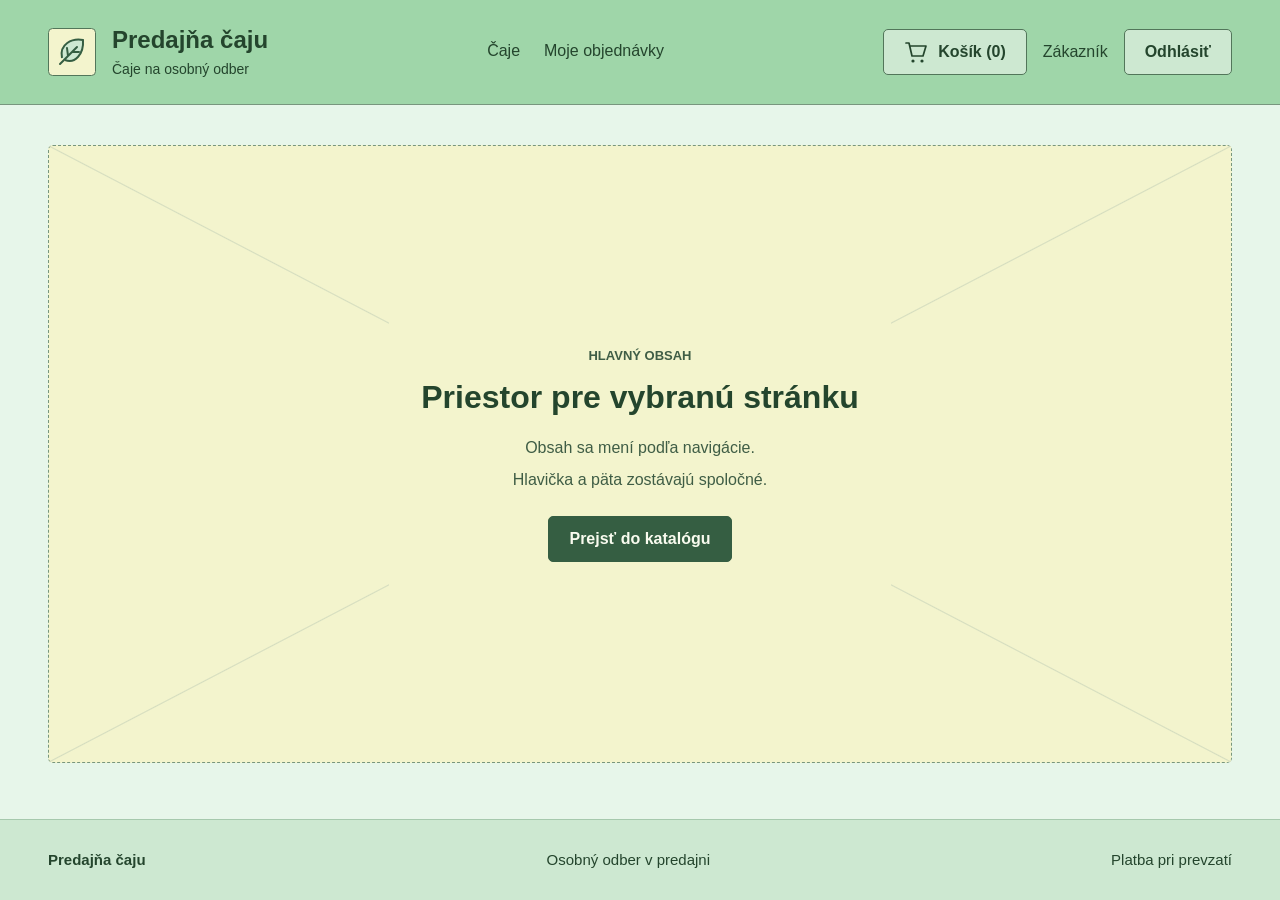
<file: html/index.html>
<!DOCTYPE html>
<html lang="sk">
<head>
    <meta charset="UTF-8">
    <meta name="viewport" content="width=device-width, initial-scale=1.0">
    <meta name="description" content="Základné responzívne rozloženie aplikácie Predajňa čaju.">
    <title>Základné rozloženie | Predajňa čaju</title>
    <link rel="icon" href="images/logo.svg" type="image/svg+xml">
    <link rel="stylesheet" href="css/style.css">
</head>
<body>
    <!-- Statická ukážka zákazníckeho rozhrania po prihlásení. Bez JavaScriptu a servera. -->
    <a class="skip-link" href="#obsah">Preskočiť na hlavný obsah</a>

    <header class="site-header">
        <div class="container header-inner">
            <a class="brand" href="index.html" aria-label="Predajňa čaju – základné rozloženie">
                <img src="images/logo.svg" width="48" height="48" alt="">
                <span>
                    <span class="brand-name">Predajňa čaju</span>
                    <span class="brand-tagline">Čaje na osobný odber</span>
                </span>
            </a>

            <nav class="main-nav" aria-label="Hlavná navigácia">
                <ul class="nav-list">
                    <li><a class="nav-item" href="katalog.html">Čaje</a></li>
                    <!-- Táto stránka zatiaľ nie je súčasťou zadania, preto ide o vizuálne tlačidlo. -->
                    <li><button class="nav-item" type="button">Moje objednávky</button></li>
                </ul>
            </nav>

            <div class="account-controls">
                <button class="button button-secondary" type="button" aria-label="Košík, 0 položiek">
                    <img class="icon" src="images/cart.svg" width="24" height="24" alt="">
                    <span>Košík (0)</span>
                </button>
                <span class="account-label">Zákazník</span>
                <button class="button button-secondary" type="button">Odhlásiť</button>
            </div>
        </div>
    </header>

    <!-- Základné rozloženie podľa prvého wireframu. -->
    <main id="obsah" class="container layout-main" tabindex="-1">
        <section class="layout-placeholder" aria-labelledby="nadpis-rozlozenia">
            <div class="placeholder-copy">
                <p class="eyebrow">Hlavný obsah</p>
                <h1 id="nadpis-rozlozenia">Priestor pre vybranú stránku</h1>
                <p>Obsah sa mení podľa navigácie.</p>
                <p>Hlavička a päta zostávajú spoločné.</p>
                <a class="button" href="katalog.html">Prejsť do katalógu</a>
            </div>
        </section>
    </main>

    <footer class="site-footer">
        <div class="container footer-inner">
            <a class="footer-brand" href="index.html">Predajňa čaju</a>
            <p>Osobný odber v predajni</p>
            <p>Platba pri prevzatí</p>
        </div>
    </footer>
</body>
</html>
</file>
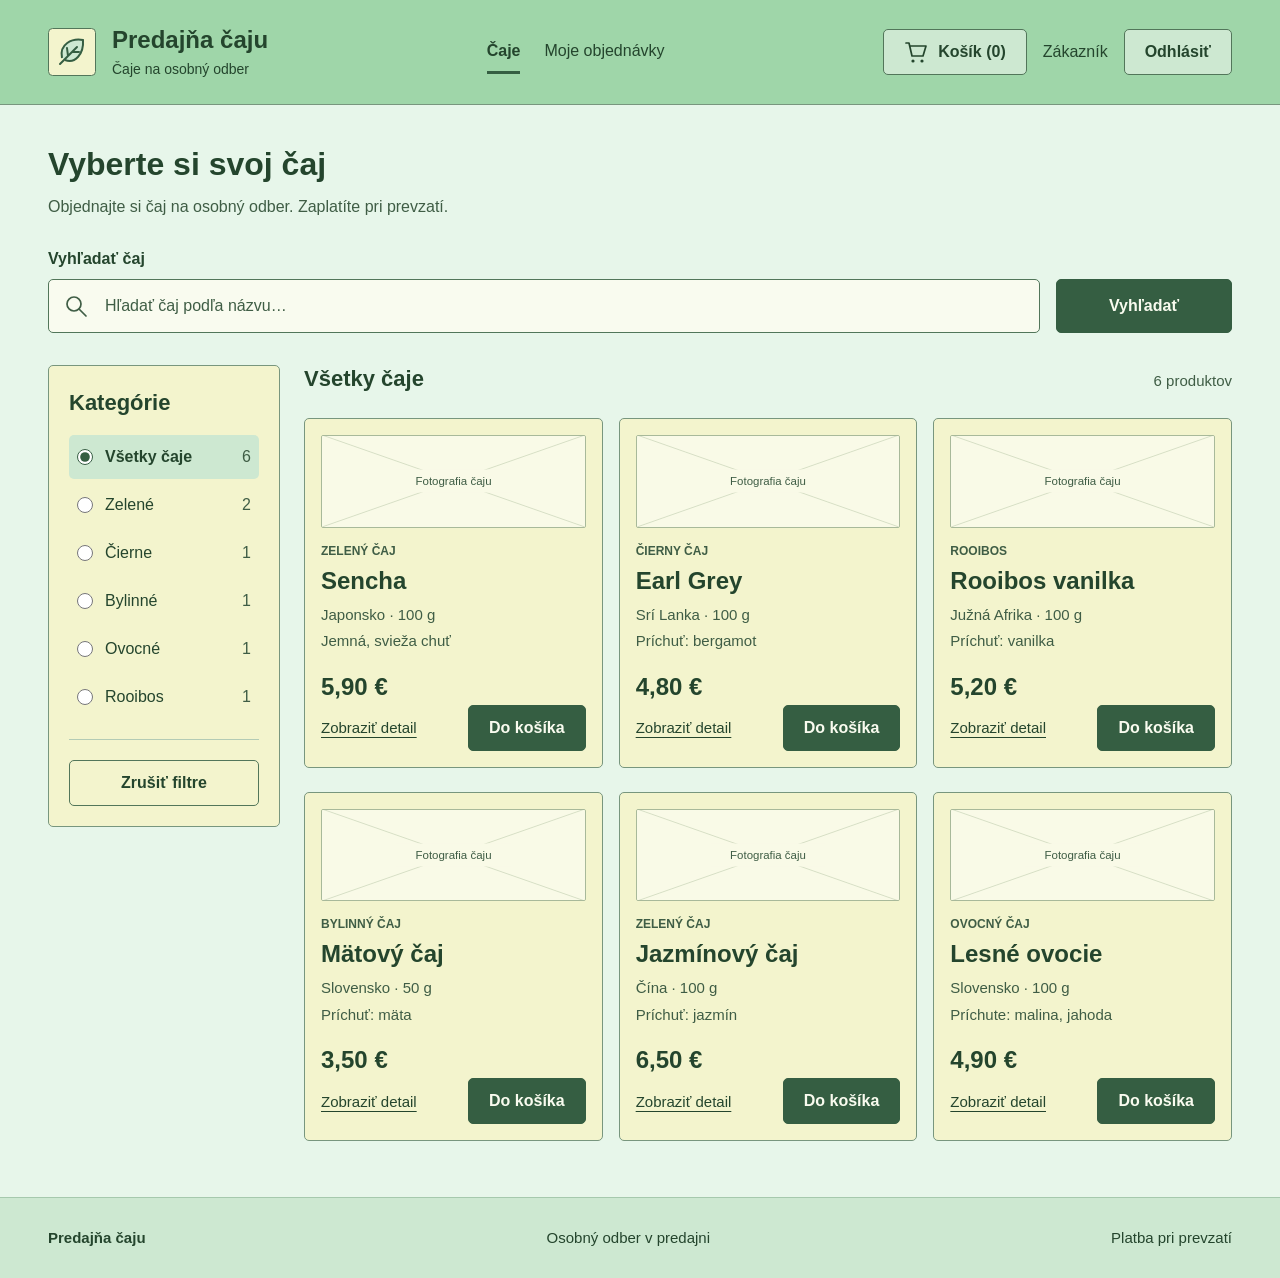
<file: html/katalog.html>
<!DOCTYPE html>
<html lang="sk">
<head>
    <meta charset="UTF-8">
    <meta name="viewport" content="width=device-width, initial-scale=1.0">
    <meta name="description" content="Ponuka čajov na osobný odber – kategórie, gramáže, ceny a výber produktov.">
    <title>Katalóg čajov | Predajňa čaju</title>
    <link rel="icon" href="images/logo.svg" type="image/svg+xml">
    <link rel="stylesheet" href="css/style.css">
</head>
<body>
    <!-- Statická ukážka zákazníckeho rozhrania po prihlásení. Bez JavaScriptu a servera. -->
    <a class="skip-link" href="#obsah">Preskočiť na hlavný obsah</a>

    <header class="site-header">
        <div class="container header-inner">
            <a class="brand" href="index.html" aria-label="Predajňa čaju – základné rozloženie">
                <img src="images/logo.svg" width="48" height="48" alt="">
                <span>
                    <span class="brand-name">Predajňa čaju</span>
                    <span class="brand-tagline">Čaje na osobný odber</span>
                </span>
            </a>

            <nav class="main-nav" aria-label="Hlavná navigácia">
                <ul class="nav-list">
                    <li><a class="nav-item" href="katalog.html" aria-current="page">Čaje</a></li>
                    <!-- Táto stránka zatiaľ nie je súčasťou zadania, preto ide o vizuálne tlačidlo. -->
                    <li><button class="nav-item" type="button">Moje objednávky</button></li>
                </ul>
            </nav>

            <div class="account-controls">
                <button class="button button-secondary" type="button" aria-label="Košík, 0 položiek">
                    <img class="icon" src="images/cart.svg" width="24" height="24" alt="">
                    <span>Košík (0)</span>
                </button>
                <span class="account-label">Zákazník</span>
                <button class="button button-secondary" type="button">Odhlásiť</button>
            </div>
        </div>
    </header>

    <main id="obsah" class="container" tabindex="-1">
        <header class="page-intro">
            <h1>Vyberte si svoj čaj</h1>
            <p>Objednajte si čaj na osobný odber. Zaplatíte pri prevzatí.</p>
        </header>

        <!-- Vyhľadávanie a kategórie sú zatiaľ len vizuálny návrh.
             Reset funguje natívne v HTML; tlačidlá type="button" formulár neodosielajú. -->
        <form class="catalog-form" action="katalog.html" method="get" aria-label="Vyhľadávanie a filtrovanie čajov">
            <label class="search-label" for="hladany-caj">Vyhľadať čaj</label>
            <div class="search-row">
                <div class="search-field">
                    <img class="icon" src="images/search.svg" width="24" height="24" alt="">
                    <input type="search" id="hladany-caj" name="q" placeholder="Hľadať čaj podľa názvu…" maxlength="100">
                </div>
                <button class="button" type="button">Vyhľadať</button>
            </div>

            <div class="catalog-layout">
                <aside class="filters" aria-label="Filter podľa kategórie">
                    <fieldset>
                        <legend>Kategórie</legend>
                        <div class="category-options">
                            <label class="category-option">
                                <input type="radio" name="kategoria" value="vsetky" checked>
                                <span>Všetky čaje</span>
                                <span class="category-count" aria-label="počet čajov: 6">6</span>
                            </label>
                            <label class="category-option">
                                <input type="radio" name="kategoria" value="zelene">
                                <span>Zelené</span>
                                <span class="category-count" aria-label="počet čajov: 2">2</span>
                            </label>
                            <label class="category-option">
                                <input type="radio" name="kategoria" value="cierne">
                                <span>Čierne</span>
                                <span class="category-count" aria-label="počet čajov: 1">1</span>
                            </label>
                            <label class="category-option">
                                <input type="radio" name="kategoria" value="bylinne">
                                <span>Bylinné</span>
                                <span class="category-count" aria-label="počet čajov: 1">1</span>
                            </label>
                            <label class="category-option">
                                <input type="radio" name="kategoria" value="ovocne">
                                <span>Ovocné</span>
                                <span class="category-count" aria-label="počet čajov: 1">1</span>
                            </label>
                            <label class="category-option">
                                <input type="radio" name="kategoria" value="rooibos">
                                <span>Rooibos</span>
                                <span class="category-count" aria-label="počet čajov: 1">1</span>
                            </label>
                        </div>
                    </fieldset>
                    <div class="filter-actions">
                        <button class="button button-secondary" type="reset">Zrušiť filtre</button>
                    </div>
                </aside>

                <section class="products" aria-labelledby="nadpis-produktov">
                    <div class="results-heading">
                        <h2 id="nadpis-produktov">Všetky čaje</h2>
                        <p>6 produktov</p>
                    </div>
                    <div class="product-grid">
                        <article class="product-card" aria-labelledby="caj-sencha">
                            <!-- Placeholder môžete neskôr nahradiť vlastnou fotografiou a doplniť alt. -->
                            <img class="product-image" src="images/caj-placeholder.svg" width="640" height="224" alt="">
                            <p class="product-category">Zelený čaj</p>
                            <h3 id="caj-sencha">Sencha</h3>
                            <p class="product-meta">Japonsko · 100 g</p>
                            <p class="product-description">Jemná, svieža chuť</p>
                            <div class="product-bottom">
                                <div>
                                    <data class="price" value="5.90">5,90&nbsp;€</data>
                                    <button class="detail-button" type="button" aria-label="Zobraziť detail: Sencha">Zobraziť detail</button>
                                </div>
                                <button class="button" type="button" aria-label="Pridať do košíka: Sencha">Do košíka</button>
                            </div>
                        </article>
                        <article class="product-card" aria-labelledby="caj-earl-grey">
                            <!-- Placeholder môžete neskôr nahradiť vlastnou fotografiou a doplniť alt. -->
                            <img class="product-image" src="images/caj-placeholder.svg" width="640" height="224" alt="">
                            <p class="product-category">Čierny čaj</p>
                            <h3 id="caj-earl-grey">Earl Grey</h3>
                            <p class="product-meta">Srí Lanka · 100 g</p>
                            <p class="product-description">Príchuť: bergamot</p>
                            <div class="product-bottom">
                                <div>
                                    <data class="price" value="4.80">4,80&nbsp;€</data>
                                    <button class="detail-button" type="button" aria-label="Zobraziť detail: Earl Grey">Zobraziť detail</button>
                                </div>
                                <button class="button" type="button" aria-label="Pridať do košíka: Earl Grey">Do košíka</button>
                            </div>
                        </article>
                        <article class="product-card" aria-labelledby="caj-rooibos">
                            <!-- Placeholder môžete neskôr nahradiť vlastnou fotografiou a doplniť alt. -->
                            <img class="product-image" src="images/caj-placeholder.svg" width="640" height="224" alt="">
                            <p class="product-category">Rooibos</p>
                            <h3 id="caj-rooibos">Rooibos vanilka</h3>
                            <p class="product-meta">Južná Afrika · 100 g</p>
                            <p class="product-description">Príchuť: vanilka</p>
                            <div class="product-bottom">
                                <div>
                                    <data class="price" value="5.20">5,20&nbsp;€</data>
                                    <button class="detail-button" type="button" aria-label="Zobraziť detail: Rooibos vanilka">Zobraziť detail</button>
                                </div>
                                <button class="button" type="button" aria-label="Pridať do košíka: Rooibos vanilka">Do košíka</button>
                            </div>
                        </article>
                        <article class="product-card" aria-labelledby="caj-mata">
                            <!-- Placeholder môžete neskôr nahradiť vlastnou fotografiou a doplniť alt. -->
                            <img class="product-image" src="images/caj-placeholder.svg" width="640" height="224" alt="">
                            <p class="product-category">Bylinný čaj</p>
                            <h3 id="caj-mata">Mätový čaj</h3>
                            <p class="product-meta">Slovensko · 50 g</p>
                            <p class="product-description">Príchuť: mäta</p>
                            <div class="product-bottom">
                                <div>
                                    <data class="price" value="3.50">3,50&nbsp;€</data>
                                    <button class="detail-button" type="button" aria-label="Zobraziť detail: Mätový čaj">Zobraziť detail</button>
                                </div>
                                <button class="button" type="button" aria-label="Pridať do košíka: Mätový čaj">Do košíka</button>
                            </div>
                        </article>
                        <article class="product-card" aria-labelledby="caj-jazmin">
                            <!-- Placeholder môžete neskôr nahradiť vlastnou fotografiou a doplniť alt. -->
                            <img class="product-image" src="images/caj-placeholder.svg" width="640" height="224" alt="">
                            <p class="product-category">Zelený čaj</p>
                            <h3 id="caj-jazmin">Jazmínový čaj</h3>
                            <p class="product-meta">Čína · 100 g</p>
                            <p class="product-description">Príchuť: jazmín</p>
                            <div class="product-bottom">
                                <div>
                                    <data class="price" value="6.50">6,50&nbsp;€</data>
                                    <button class="detail-button" type="button" aria-label="Zobraziť detail: Jazmínový čaj">Zobraziť detail</button>
                                </div>
                                <button class="button" type="button" aria-label="Pridať do košíka: Jazmínový čaj">Do košíka</button>
                            </div>
                        </article>
                        <article class="product-card" aria-labelledby="caj-ovocie">
                            <!-- Placeholder môžete neskôr nahradiť vlastnou fotografiou a doplniť alt. -->
                            <img class="product-image" src="images/caj-placeholder.svg" width="640" height="224" alt="">
                            <p class="product-category">Ovocný čaj</p>
                            <h3 id="caj-ovocie">Lesné ovocie</h3>
                            <p class="product-meta">Slovensko · 100 g</p>
                            <p class="product-description">Príchute: malina, jahoda</p>
                            <div class="product-bottom">
                                <div>
                                    <data class="price" value="4.90">4,90&nbsp;€</data>
                                    <button class="detail-button" type="button" aria-label="Zobraziť detail: Lesné ovocie">Zobraziť detail</button>
                                </div>
                                <button class="button" type="button" aria-label="Pridať do košíka: Lesné ovocie">Do košíka</button>
                            </div>
                        </article>
                    </div>
                </section>
            </div>
        </form>
    </main>

    <footer class="site-footer">
        <div class="container footer-inner">
            <a class="footer-brand" href="index.html">Predajňa čaju</a>
            <p>Osobný odber v predajni</p>
            <p>Platba pri prevzatí</p>
        </div>
    </footer>
</body>
</html>
</file>
<file: html/css/style.css>
/* 1. Farby a základné nastavenia */
:root {
    --header: #9fd6a9;
    --background: #e7f6ea;
    --surface: #f3f4cd;
    --footer: #cde8d1;
    --text: #24452d;
    --muted: #3f5d45;
    --primary: #355e42;
    --primary-hover: #24452d;
    --border: #78967e;
    --control-border: #52765a;
    --input: #f9fbef;
    --radius: 5px;
}

* {
    box-sizing: border-box;
}

body {
    margin: 0;
    min-height: 100vh;
    min-height: 100svh;
    display: flex;
    flex-direction: column;
    font-family: Arial, Helvetica, sans-serif;
    font-size: 1rem;
    line-height: 1.5;
    color: var(--text);
    background: var(--background);
}

/* Relatívna šírka a maximálna šírka bránia rozťahovaniu stránky. */
.container {
    width: calc(100% - 6rem);
    max-width: 1344px;
    margin-inline: auto;
}

main {
    flex: 1;
    padding-block: 2.5rem 3.5rem;
    min-width: 0;
}

h1, h2, h3, p {
    margin: 0;
}

h1 {
    font-size: 2rem;
    line-height: 1.2;
}

h2 {
    font-size: 1.375rem;
    line-height: 1.3;
}

h3 {
    font-size: 1.5rem;
    line-height: 1.25;
}

a {
    color: inherit;
    text-underline-offset: 4px;
}

button, input {
    font: inherit;
}

button {
    cursor: pointer;
}

img {
    display: block;
    max-width: 100%;
}

:focus-visible {
    outline: 3px solid var(--text);
    outline-offset: 4px;
}

/* Odkaz sa objaví pri ovládaní klávesnicou. */
.skip-link {
    position: absolute;
    z-index: 5;
    top: 0.75rem;
    left: 1rem;
    padding: 0.75rem 1rem;
    background: var(--input);
    border: 2px solid var(--text);
    transform: translateY(-200%);
}

.skip-link:focus {
    transform: translateY(0);
}

/* 2. Spoločná hlavička a navigácia */
.site-header {
    background: var(--header);
    border-bottom: 1px solid var(--border);
}

.header-inner {
    display: flex;
    align-items: center;
    justify-content: space-between;
    gap: 1.5rem;
    min-height: 104px;
    padding-block: 1.25rem;
}

.brand {
    display: flex;
    align-items: center;
    gap: 1rem;
    text-decoration: none;
    flex-shrink: 0;
}

.brand img {
    width: 48px;
    height: 48px;
}

.brand-name, .brand-tagline {
    display: block;
}

.brand-name {
    font-size: 1.5rem;
    font-weight: 700;
    line-height: 1.25;
}

.brand-tagline {
    margin-top: 0.25rem;
    font-size: 0.875rem;
    color: var(--text);
}

.nav-list {
    display: flex;
    align-items: center;
    flex-wrap: wrap;
    gap: 1.5rem;
    padding: 0;
    margin: 0;
    list-style: none;
}

.nav-item {
    display: inline-flex;
    align-items: center;
    min-height: 44px;
    padding: 0.5rem 0;
    text-decoration: none;
    color: var(--text);
    background: transparent;
    border: 0;
    border-bottom: 3px solid transparent;
}

.nav-item:hover, .nav-item[aria-current="page"] {
    border-bottom-color: var(--primary);
}

.nav-item[aria-current="page"] {
    font-weight: 700;
}

.account-controls {
    display: flex;
    align-items: center;
    flex-wrap: wrap;
    gap: 1rem;
}

.button {
    display: inline-flex;
    align-items: center;
    justify-content: center;
    gap: 0.625rem;
    min-height: 46px;
    padding: 0.625rem 1.25rem;
    border: 1px solid var(--primary);
    border-radius: var(--radius);
    color: var(--input);
    background: var(--primary);
    font-weight: 700;
    text-decoration: none;
}

.button:hover {
    background: var(--primary-hover);
}

.button-secondary {
    border-color: var(--control-border);
    color: var(--text);
    background: transparent;
}

.button-secondary:hover {
    background: var(--footer);
}

.account-controls .button-secondary {
    background: var(--footer);
}

.account-controls .button-secondary:hover {
    background: var(--input);
}

.icon {
    width: 24px;
    height: 24px;
    flex-shrink: 0;
}

/* 3. Prvá stránka: placeholder podľa prvého wireframu */
.layout-main {
    display: flex;
}

.layout-placeholder {
    position: relative;
    isolation: isolate;
    width: 100%;
    min-height: 65vh;
    display: grid;
    place-items: center;
    padding: 2rem;
    background: var(--surface);
    border: 1px dashed var(--border);
    border-radius: var(--radius);
    text-align: center;
}

.layout-placeholder::before {
    content: "";
    position: absolute;
    inset: 0;
    z-index: -1;
    background:
        linear-gradient(to top right, transparent 49.9%, #d5ddbf 50%, transparent 50.1%),
        linear-gradient(to bottom right, transparent 49.9%, #d5ddbf 50%, transparent 50.1%);
}

.placeholder-copy {
    max-width: 42rem;
    padding: 2rem;
    background: var(--surface);
}

.eyebrow {
    margin-bottom: 0.75rem;
    font-size: 0.8125rem;
    font-weight: 700;
    text-transform: uppercase;
    color: var(--muted);
}

.placeholder-copy h1 {
    margin-bottom: 1.25rem;
}

.placeholder-copy p:not(.eyebrow) {
    color: var(--muted);
}

.placeholder-copy p + p {
    margin-top: 0.5rem;
}

.placeholder-copy .button {
    margin-top: 1.5rem;
}

/* 4. Katalóg: vyhľadávanie a filtre */
.page-intro p {
    margin-top: 0.75rem;
    color: var(--muted);
}

.catalog-form {
    margin-top: 1.75rem;
}

.search-label {
    display: block;
    margin-bottom: 0.5rem;
    font-weight: 700;
}

.search-row {
    display: flex;
    gap: 1rem;
}

.search-field {
    position: relative;
    flex: 1;
    min-width: 0;
}

.search-field .icon {
    position: absolute;
    top: 50%;
    left: 1rem;
    transform: translateY(-50%);
    pointer-events: none;
}

.search-field input {
    width: 100%;
    min-width: 0;
    min-height: 54px;
    padding: 0.75rem 1rem 0.75rem 3.5rem;
    border: 1px solid var(--control-border);
    border-radius: var(--radius);
    background: var(--input);
    color: var(--text);
}

.search-field input::placeholder {
    color: var(--muted);
    opacity: 1;
}

.search-row > .button {
    min-width: 11rem;
}

/* Ľavý panel a pravá mriežka produktov. */
.catalog-layout {
    display: grid;
    grid-template-columns: 232px minmax(0, 1fr);
    gap: 1.5rem;
    align-items: start;
    margin-top: 2rem;
}

.filters {
    min-width: 0;
    padding: 1.25rem;
    background: var(--surface);
    border: 1px solid var(--border);
    border-radius: var(--radius);
}

.filters fieldset {
    min-width: 0;
    margin: 0;
    padding: 0;
    border: 0;
}

.filters legend {
    padding: 0;
    margin-bottom: 1rem;
    font-size: 1.375rem;
    font-weight: 700;
}

.category-options {
    display: grid;
    gap: 0.25rem;
}

.category-option {
    display: grid;
    grid-template-columns: 18px minmax(0, 1fr) auto;
    align-items: center;
    gap: 0.625rem;
    min-height: 44px;
    padding: 0.5rem;
    border-radius: var(--radius);
    cursor: pointer;
}

.category-option:hover, .category-option:has(input:checked) {
    background: var(--footer);
}

.category-option:has(input:checked) {
    font-weight: 700;
}

.category-option input {
    width: 16px;
    height: 16px;
    margin: 0;
    accent-color: var(--primary);
}

.category-count {
    color: var(--muted);
    font-weight: 400;
}

.filter-actions {
    margin-top: 1.25rem;
    padding-top: 1.25rem;
    border-top: 1px solid #b3cbb5;
}

.filter-actions .button {
    width: 100%;
}

/* 5. Produktové karty */
.products {
    min-width: 0;
}

.results-heading {
    display: flex;
    flex-wrap: wrap;
    align-items: baseline;
    justify-content: space-between;
    gap: 0.5rem 1rem;
    margin-bottom: 1.5rem;
}

.results-heading p {
    color: var(--muted);
    font-size: 0.9375rem;
}

.product-grid {
    display: grid;
    grid-template-columns: repeat(3, minmax(0, 1fr));
    gap: 1.5rem 1rem;
}

.product-card {
    display: flex;
    flex-direction: column;
    min-width: 0;
    padding: 1rem;
    background: var(--surface);
    border: 1px solid var(--border);
    border-radius: var(--radius);
}

.product-image {
    width: 100%;
    height: auto;
    aspect-ratio: 20 / 7;
    object-fit: cover;
    border: 1px solid #a8b99a;
    border-radius: 2px;
}

.product-category {
    margin: 0.875rem 0 0.375rem;
    color: var(--muted);
    font-size: 0.75rem;
    font-weight: 700;
    text-transform: uppercase;
}

.product-card h3 {
    margin-bottom: 0.5rem;
    overflow-wrap: anywhere;
}

.product-meta, .product-description {
    font-size: 0.9375rem;
    color: var(--muted);
}

.product-description {
    margin-top: 0.25rem;
    margin-bottom: 1rem;
}

.product-bottom {
    display: flex;
    flex-wrap: wrap;
    align-items: flex-end;
    justify-content: space-between;
    gap: 0.75rem;
    margin-top: auto;
}

.price {
    display: block;
    margin-bottom: 0.125rem;
    font-size: 1.5rem;
    font-weight: 700;
    white-space: nowrap;
}

.detail-button {
    display: inline-block;
    min-height: 44px;
    padding: 0.25rem 0;
    color: var(--text);
    background: transparent;
    border: 0;
    text-decoration: underline;
    text-underline-offset: 4px;
    text-align: left;
    font-size: 0.9375rem;
}

.detail-button:hover {
    text-decoration-thickness: 2px;
}

/* 6. Päta zostáva na spodku aj pri krátkom obsahu. */
.site-footer {
    background: var(--footer);
    border-top: 1px solid #a6c9ad;
}

.footer-inner {
    display: flex;
    flex-wrap: wrap;
    align-items: center;
    justify-content: space-between;
    gap: 1rem;
    min-height: 80px;
    padding-block: 1.5rem;
    font-size: 0.9375rem;
}

.footer-brand {
    font-weight: 700;
    text-decoration: none;
}

/* 7. Tablet: navigácia na samostatnom riadku, dva stĺpce produktov. */
@media (max-width: 1200px) {
    .header-inner {
        flex-wrap: wrap;
    }

    .main-nav {
        flex-basis: 100%;
        order: 3;
    }

    .product-grid {
        grid-template-columns: repeat(2, minmax(0, 1fr));
    }
}

/* 8. Menší tablet: filtre nad produktmi, menšie okraje. */
@media (max-width: 900px) {
    .container {
        width: calc(100% - 3rem);
    }

    .catalog-layout {
        grid-template-columns: minmax(0, 1fr);
    }

    .category-options {
        grid-template-columns: repeat(3, minmax(0, 1fr));
    }

    .filter-actions .button {
        width: auto;
    }
}

/* 9. Mobil: jeden stĺpec, zalamovanie navigácie a väčšie dotykové plochy. */
@media (max-width: 600px) {
    .container {
        width: calc(100% - 2rem);
    }

    main {
        padding-block: 1.75rem 2rem;
    }

    h1 {
        font-size: 1.75rem;
    }

    .brand-name {
        font-size: 1.375rem;
    }

    .header-inner {
        gap: 0.875rem;
        padding-block: 1rem;
    }

    .brand, .account-controls {
        flex-basis: 100%;
    }

    .main-nav {
        order: 0;
    }

    .account-controls {
        gap: 0.5rem 0.75rem;
    }

    .account-controls .button {
        padding-inline: 0.875rem;
    }

    .account-label {
        margin-left: auto;
        font-size: 0.875rem;
    }

    .search-row {
        flex-direction: column;
        gap: 0.75rem;
    }

    .search-row > .button {
        min-height: 48px;
    }

    .category-options {
        grid-template-columns: repeat(2, minmax(0, 1fr));
    }

    .product-grid {
        grid-template-columns: minmax(0, 1fr);
    }

    .layout-placeholder {
        min-height: 60vh;
        padding: 1rem;
    }

    .placeholder-copy {
        padding: 1rem 0.25rem;
    }

    .footer-inner {
        flex-direction: column;
        align-items: flex-start;
        gap: 0.625rem;
    }
}

@media (max-width: 360px) {
    .category-options {
        grid-template-columns: minmax(0, 1fr);
    }

    .account-label {
        display: none;
    }
}
</file>
